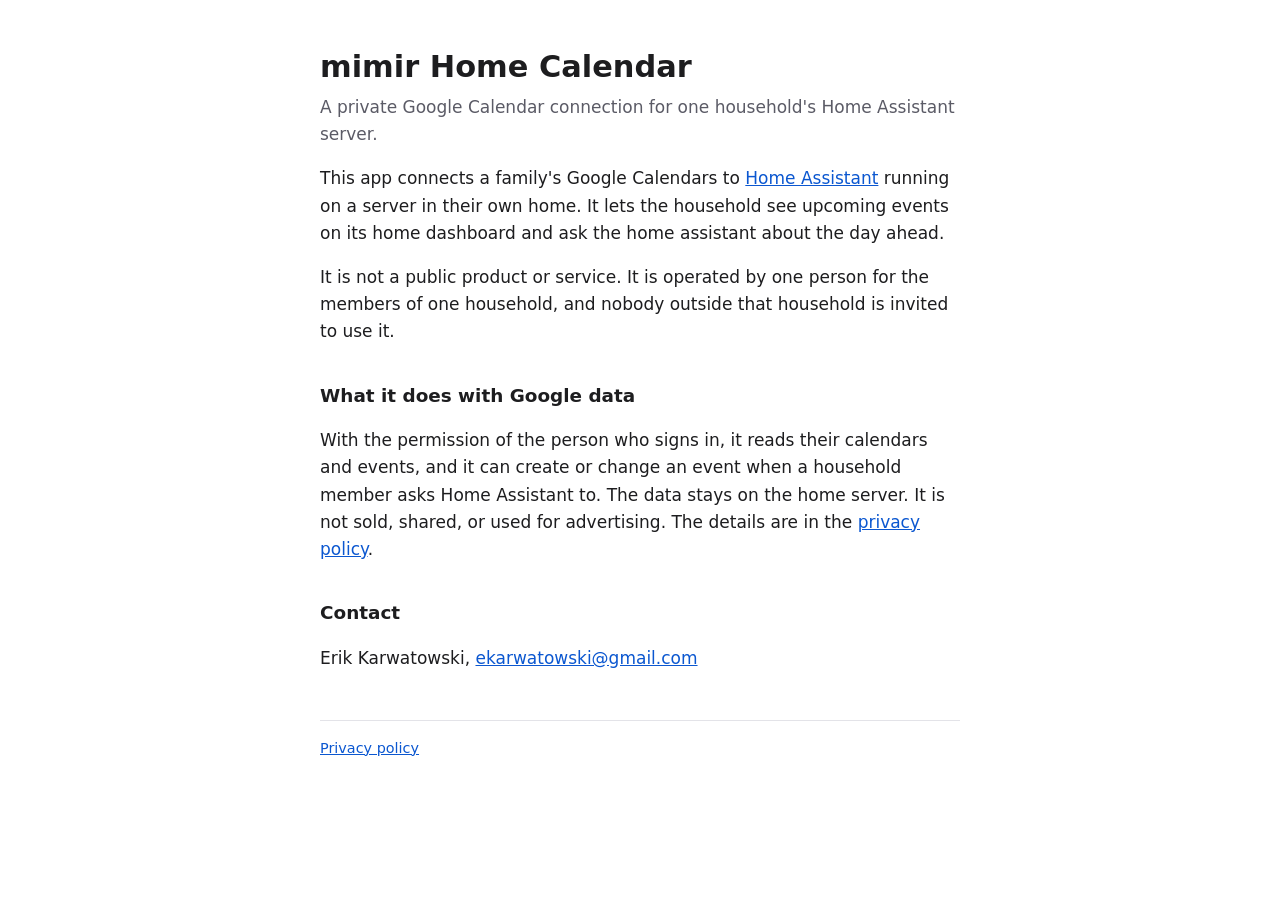
<file: index.html>
<!doctype html>
<html lang="en">
<head>
<meta charset="utf-8">
<meta name="viewport" content="width=device-width, initial-scale=1">
<title>mimir Home Calendar</title>
<meta name="description" content="A private Home Assistant integration that shows one household's Google Calendars on its home server.">
<link rel="stylesheet" href="style.css">
</head>
<body>
<main>
<h1>mimir Home Calendar</h1>
<p class="lede">A private Google Calendar connection for one household's Home Assistant server.</p>

<p>This app connects a family's Google Calendars to <a href="https://www.home-assistant.io/">Home Assistant</a>
running on a server in their own home. It lets the household see upcoming events on
its home dashboard and ask the home assistant about the day ahead.</p>

<p>It is not a public product or service. It is operated by one person for the members of
one household, and nobody outside that household is invited to use it.</p>

<h2>What it does with Google data</h2>
<p>With the permission of the person who signs in, it reads their calendars and events, and
it can create or change an event when a household member asks Home Assistant to. The data
stays on the home server. It is not sold, shared, or used for advertising. The details are
in the <a href="privacy.html">privacy policy</a>.</p>

<h2>Contact</h2>
<p>Erik Karwatowski, <a href="mailto:ekarwatowski@gmail.com">ekarwatowski@gmail.com</a></p>

<footer><a href="privacy.html">Privacy policy</a></footer>
</main>
</body>
</html>
</file>
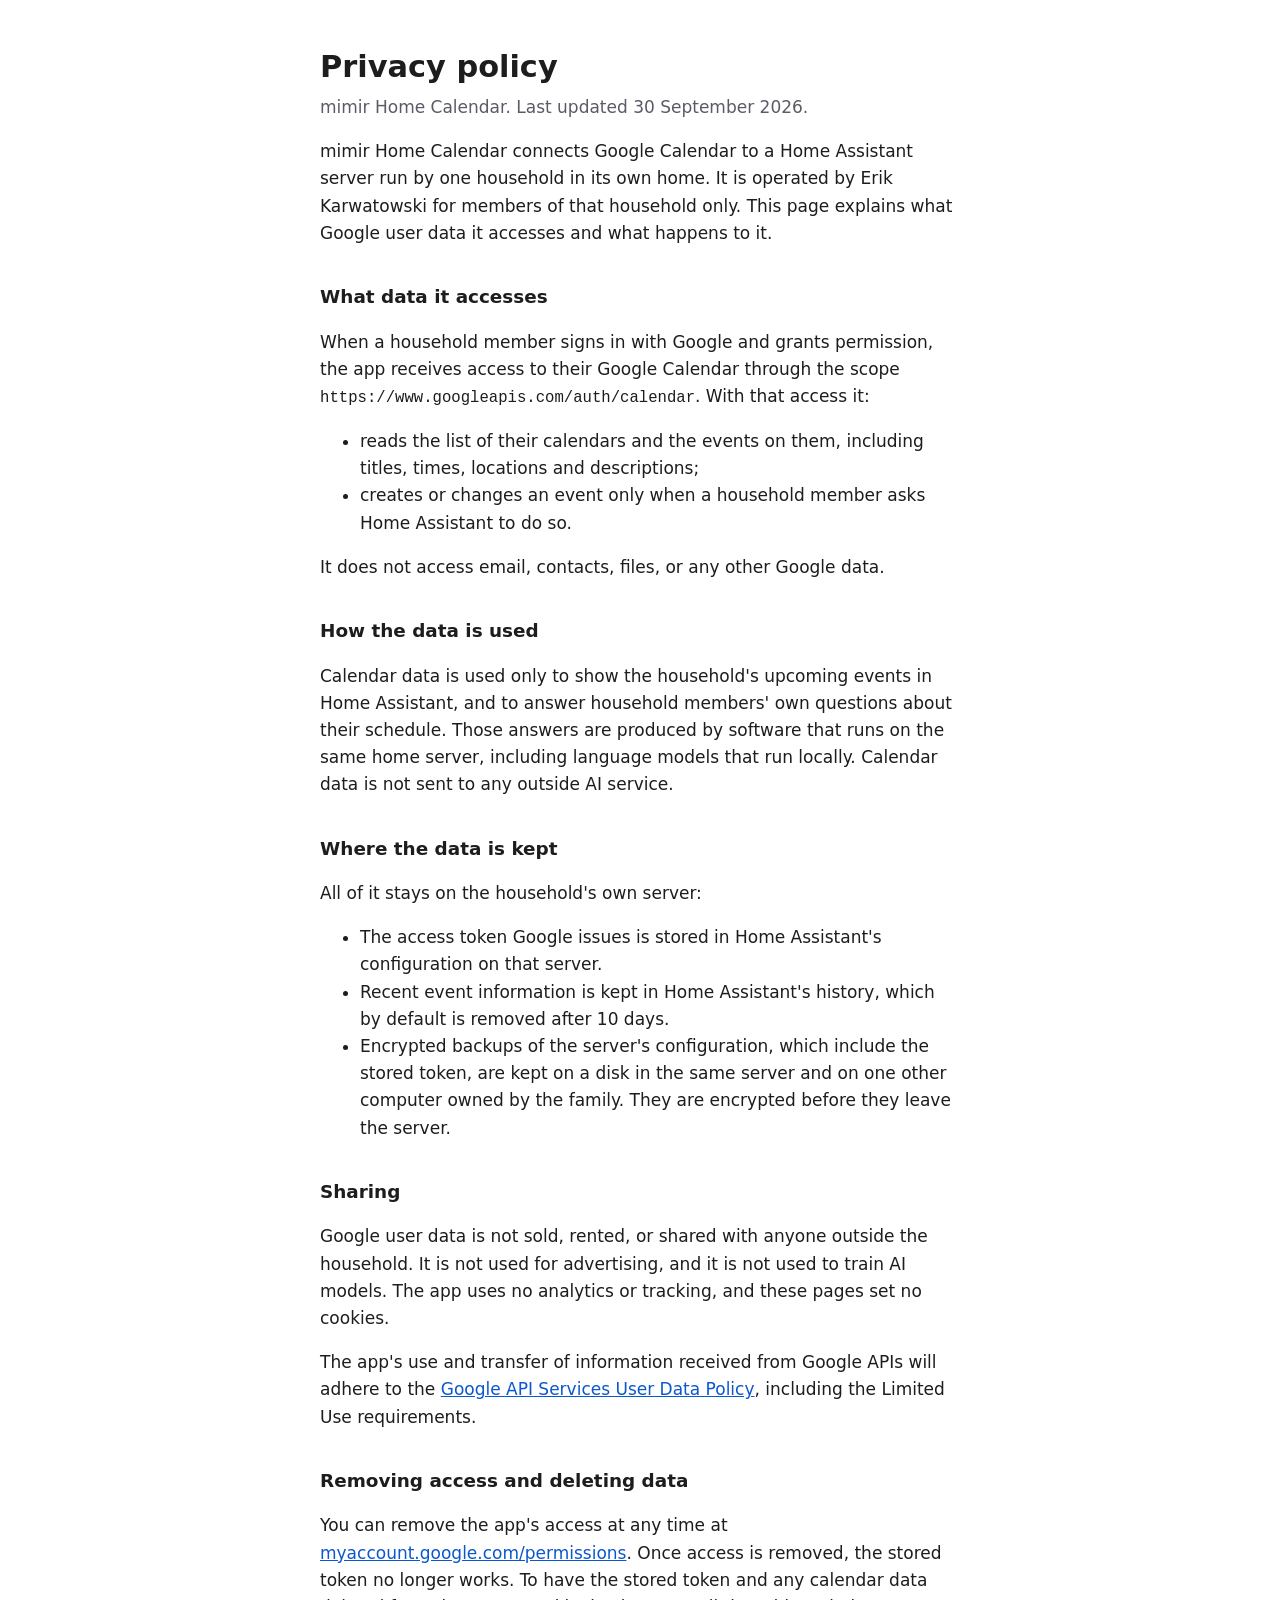
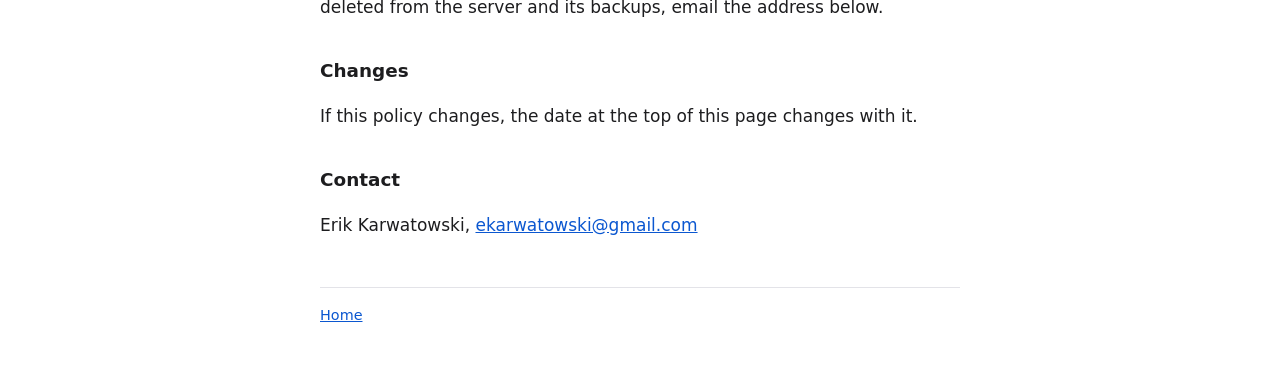
<file: privacy.html>
<!doctype html>
<html lang="en">
<head>
<meta charset="utf-8">
<meta name="viewport" content="width=device-width, initial-scale=1">
<title>Privacy Policy</title>
<meta name="description" content="Privacy policy for mimir Home Calendar, a private Home Assistant integration.">
<link rel="stylesheet" href="style.css">
</head>
<body>
<main>
<h1>Privacy policy</h1>
<p class="lede">mimir Home Calendar. Last updated 30 September 2026.</p>

<p>mimir Home Calendar connects Google Calendar to a Home Assistant server run by one
household in its own home. It is operated by Erik Karwatowski for members of that household
only. This page explains what Google user data it accesses and what happens to it.</p>

<h2>What data it accesses</h2>
<p>When a household member signs in with Google and grants permission, the app receives access
to their Google Calendar through the scope <code>https://www.googleapis.com/auth/calendar</code>.
With that access it:</p>
<ul>
<li>reads the list of their calendars and the events on them, including titles, times,
locations and descriptions;</li>
<li>creates or changes an event only when a household member asks Home Assistant to do so.</li>
</ul>
<p>It does not access email, contacts, files, or any other Google data.</p>

<h2>How the data is used</h2>
<p>Calendar data is used only to show the household's upcoming events in Home Assistant, and
to answer household members' own questions about their schedule. Those answers are produced
by software that runs on the same home server, including language models that run locally.
Calendar data is not sent to any outside AI service.</p>

<h2>Where the data is kept</h2>
<p>All of it stays on the household's own server:</p>
<ul>
<li>The access token Google issues is stored in Home Assistant's configuration on that server.</li>
<li>Recent event information is kept in Home Assistant's history, which by default is removed
after 10 days.</li>
<li>Encrypted backups of the server's configuration, which include the stored token, are kept
on a disk in the same server and on one other computer owned by the family. They are
encrypted before they leave the server.</li>
</ul>

<h2>Sharing</h2>
<p>Google user data is not sold, rented, or shared with anyone outside the household. It is not
used for advertising, and it is not used to train AI models. The app uses no analytics or
tracking, and these pages set no cookies.</p>
<p>The app's use and transfer of information received from Google APIs will adhere to the
<a href="https://developers.google.com/terms/api-services-user-data-policy">Google API Services
User Data Policy</a>, including the Limited Use requirements.</p>

<h2>Removing access and deleting data</h2>
<p>You can remove the app's access at any time at
<a href="https://myaccount.google.com/permissions">myaccount.google.com/permissions</a>.
Once access is removed, the stored token no longer works. To have the stored token and any
calendar data deleted from the server and its backups, email the address below.</p>

<h2>Changes</h2>
<p>If this policy changes, the date at the top of this page changes with it.</p>

<h2>Contact</h2>
<p>Erik Karwatowski, <a href="mailto:ekarwatowski@gmail.com">ekarwatowski@gmail.com</a></p>

<footer><a href="index.html">Home</a></footer>
</main>
</body>
</html>
</file>
<file: style.css>
:root { --bg: #ffffff; --fg: #1d1d1f; --muted: #5b5b66; --line: #e3e3e8; --link: #0b57d0; }
@media (prefers-color-scheme: dark) {
  :root { --bg: #16161a; --fg: #ececf1; --muted: #a3a3ad; --line: #2c2c33; --link: #8ab4f8; }
}
* { box-sizing: border-box; }
body { margin: 0; background: var(--bg); color: var(--fg);
  font: 17px/1.6 system-ui, -apple-system, "Segoe UI", Roboto, sans-serif; }
main { max-width: 42rem; margin: 0 auto; padding: 3rem 16px 4rem; }
h1 { font-size: 1.9rem; line-height: 1.25; margin: 0 0 .5rem; }
h2 { font-size: 1.15rem; margin: 2.2rem 0 .4rem; }
p, li { color: var(--fg); }
.lede { color: var(--muted); margin-top: 0; }
a { color: var(--link); }
code { font-size: .92em; overflow-wrap: anywhere; }
footer { margin-top: 3rem; padding-top: 1rem; border-top: 1px solid var(--line); color: var(--muted); font-size: .9rem; }
</file>
